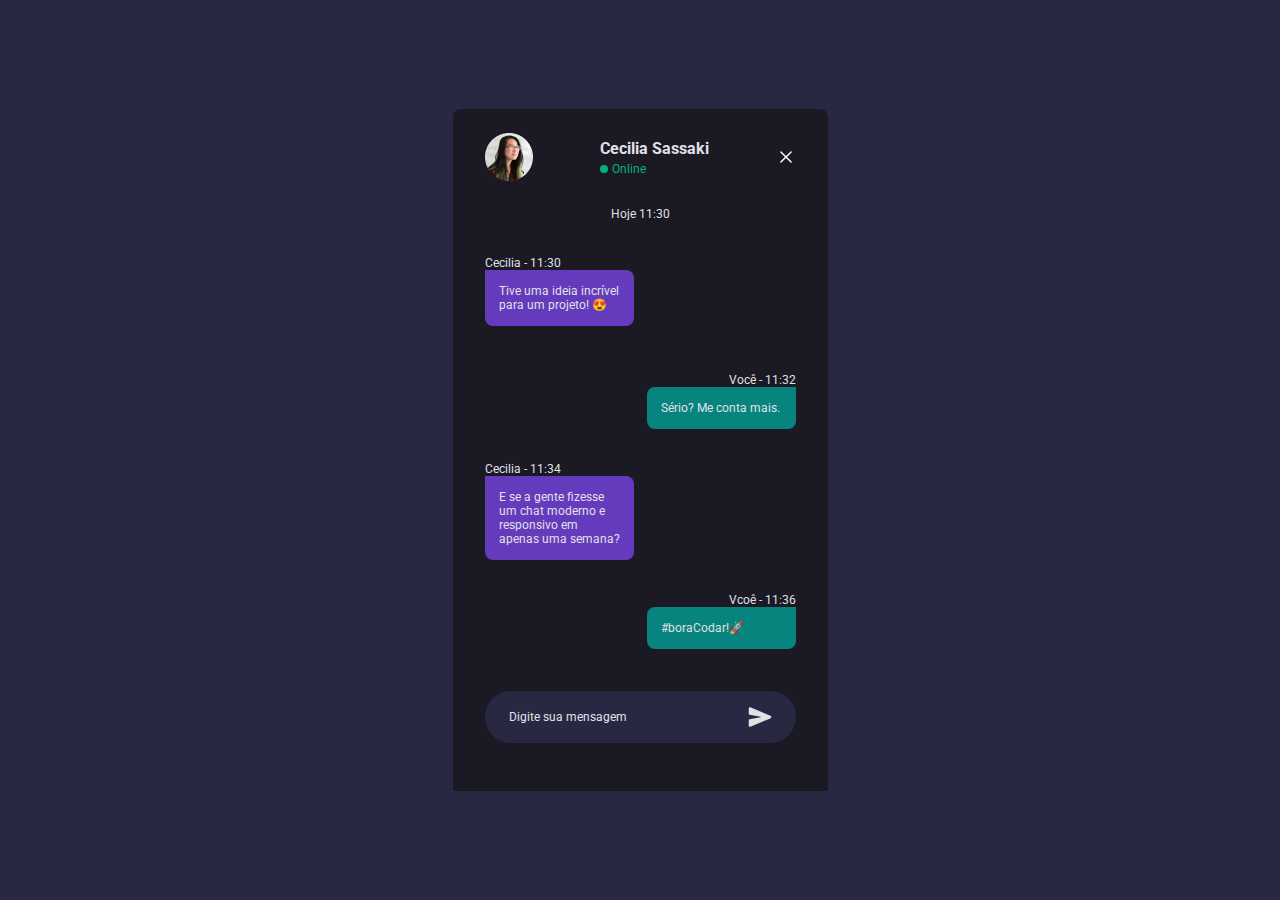
<file: 04/index.html>
<!DOCTYPE html>
<html lang="pt-br">
<head>
 <meta charset="UTF-8">
 <meta name="viewport" content="width=device-width, initial-scale=1.0">
 <link rel="preconnect" href="https://fonts.googleapis.com">
 <link rel="preconnect" href="https://fonts.gstatic.com" crossorigin>
 <link href="https://fonts.googleapis.com/css2?family=Roboto:wght@400;700&display=swap" rel="stylesheet">
 <link rel="stylesheet" href="style.css">
 <title>Chat</title>
</head>
<body>
 <main id="app">

  <div class="container1">
   <div class="perfil">
    <img src="assets/photo-perfil.png" alt="Photo Perfil">
    <div class="name">
     <h1>Cecilia Sassaki</h1>
     <div id="status">
      <span id="circle-status"></span>
      <h2>Online</h2>
     </div>
    </div>
    <button id="close"><img src="assets/close.svg" alt="Close Button"></button>
   </div>
   <p>Hoje 11:30</p>
  </div>

  <div class="other-user">
   <div class="info">
    <h2>Cecilia - 11:30</h2>
    <div class="other-message">
     <h2>Tive uma ideia incrível para um projeto! 😍</h2>
    </div>
   </div>
  </div>

  <div class="user">
   <div class="info">
    <h2>Você - 11:32</h2>
    <div class="user-message">
     <h2>Sério? Me conta mais.</h2>
    </div>
   </div>
  </div>

  <div class="other-user">
   <div class="info">
    <h2>Cecilia - 11:34</h2>
    <div class="other-message">
     <h2>E se a gente fizesse um chat moderno e responsivo em apenas uma semana?</h2>
    </div>
   </div>
  </div>

  <div class="user">
   <div class="info">
    <h2>Vcoê - 11:36</h2>
    <div class="user-message">
     <h2>#boraCodar!🚀</h2>
    </div>
   </div>
  </div>

  <div class="message">
   <input type="text" name="text" id="text" placeholder="Digite sua mensagem">
   <button><img src="assets/send.svg" alt="Send Button"></button>
  </div>

 </main>
</body>
</html>
</file>
<file: 04/style.css>
:root {
 --font-roboto: 'Roboto', sans-serif;
 --bg-body-color: #1a1924;
 --bg-app-color: #282843;
 --bg-other-user: #633bbc;
 --bg-user: #07847e;
 --status-color: #00b37e;
 --text-color: #e1e1e6;
 --button-color: #ffffff;
}

* {
 padding: 0;
 margin: 0;
 box-sizing: border-box;
}

body {
 height: 100vh;
 width: 100vw;
 display: flex;
 align-items: center;
 justify-content: center;
 background: var(--bg-app-color);
}

#app {
 width: 375px;
 height: 682px;
 display: flex;
 flex-direction: column;
 align-items: center;
 padding: 24px 32px;
 gap: 30px;
 background: var(--bg-body-color);
 border-radius: 8px 8px 0px 0px;
}

.container1 {
 width: 311px;
 display: flex;
 flex-direction: column;
 align-items: center;
 padding: 0;
 gap: 26px;
}

.perfil {
 width: 311px;
 display: flex;
 align-items: center;
 justify-content: space-between;
 padding: 0;
 gap: 16px;
}

img {
 width: 48px;
 height: 48px;
}

.name {
 display: flex;
 flex-direction: column;
 align-items: flex-start;
 padding: 0;
 gap: 4px;
}

.name h1 {
 font-family: var(--font-roboto);
 font-style: normal;
 font-weight: 700;
 font-size: 16px;
 line-height: 19px;
 color: var(--text-color);
}

#status {
 display: flex;
 align-items: center;
 padding: 0;
 gap: 4px;
}

#circle-status {
 width: 8px;
 height: 8px;
 background: var(--status-color);
 border-radius: 50%;
}

#status h2 {
 font-family: var(--font-roboto);
 font-style: normal;
 font-weight: 400;
 font-size: 12px;
 line-height: 14px;
 color: var(--status-color);
}

#close {
 width: 20px;
 height: 20px;
 display: flex;
 align-items: center;
 justify-content: center;
 background: transparent;
 border: none;
 cursor: pointer;
 color: var(--button-color);
}

#close img {
 width: 20px;
 height: 20px;
}

.container1 p {
 font-family: var(--font-roboto);
 font-style: normal;
 font-weight: 400;
 font-size: 12px;
 line-height: 14px;
 text-align: center;
 color: var(--text-color);
}

.other-user {
 width: 311px;
 height: 80px;
 display: flex;
 flex-direction: column;
 align-items: flex-start;
 justify-content: center;
 padding: 0;
 gap: 10px;
}

.other-user h2 {
 font-family: var(--font-roboto);
 font-style: normal;
 font-weight: 400;
 font-size: 12px;
 line-height: 14px;
 text-align: left;
 color: var(--text-color);
}

.other-message {
 width: 149px;
 display: flex;
 align-items: flex-start;
 padding: 14px;
 gap: 10px;
 background: var(--bg-other-user);
 border-radius: 0px 8px 8px 8px;
}

.other-message h2 {
 font-family: var(--font-roboto);
 font-style: normal;
 font-weight: 400;
 font-size: 12px;
 line-height: 14px;
 color: var(--text-color);
}

.user {
 width: 311px;
 height: 80px;
 display: flex;
 flex-direction: column;
 align-items: flex-end;
 justify-content: center;
 padding: 0;
 gap: 10px;
}

.user h2 {
 font-family: var(--font-roboto);
 font-style: normal;
 font-weight: 400;
 font-size: 12px;
 line-height: 14px;
 text-align: right;
 color: var(--text-color);
}

.user-message {
 width: 149px;
 display: flex;
 align-items: flex-start;
 padding: 14px;
 gap: 10px;
 background: var(--bg-user);
 border-radius: 8px 0px 8px 8px;
}

.user-message h2 {
 font-family: var(--font-roboto);
 font-style: normal;
 font-weight: 400;
 font-size: 12px;
 line-height: 14px;
 color: var(--text-color);
}

.message {
 width: 311px;
 height: 52px;
 display: flex;
 align-items: center;
 justify-content: space-between;
 padding: 14px 24px;
 gap: 10px;
 background: var(--bg-app-color);
 border-radius: 999px;
}

.message input {
 width: 229px;
 height: 30px;
 font-family: var(--font-roboto);
 font-style: normal;
 font-weight: 400;
 font-size: 12px;
 line-height: 14px;
 color: var(--text-color);
 background: transparent;
 border: none;
}

.message input::placeholder {
 color: var(--text-color);
 font-size: 12px;
}

.message button {
 width: 24px;
 height: 24px;
 background: transparent;
 border: none;
 cursor: pointer;
}

.message button img {
 width: 24px;
 height: 24px;
}
</file>
